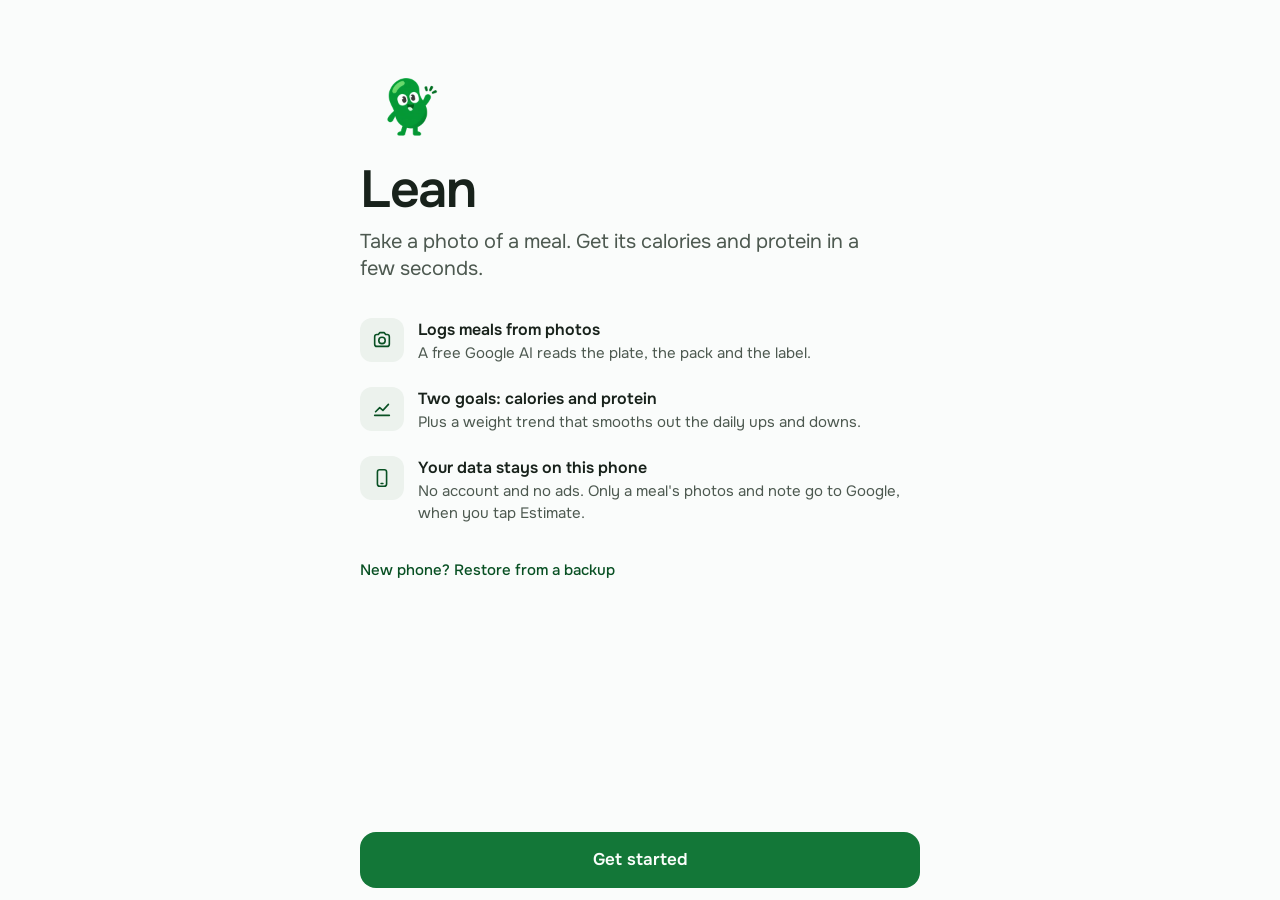
<file: index.html>
<!doctype html>
<html lang="en">
<head>
<meta charset="utf-8">
<meta name="viewport" content="width=device-width, initial-scale=1, viewport-fit=cover">
<meta name="color-scheme" content="light only">
<meta name="theme-color" content="#fafcfb">
<meta name="apple-mobile-web-app-capable" content="yes">
<meta name="apple-mobile-web-app-status-bar-style" content="default">
<meta name="apple-mobile-web-app-title" content="Lean">
<meta name="robots" content="noindex, nofollow">
<meta http-equiv="Content-Security-Policy" content="default-src 'self'; connect-src 'self' https://generativelanguage.googleapis.com; img-src 'self' blob:; base-uri 'none'; form-action 'none'; object-src 'none'">
<title>Lean</title>
<link rel="manifest" href="manifest.webmanifest">
<link rel="apple-touch-icon" href="icons/icon-180.png">
<link rel="preload" href="fonts/onest-latin.woff2" as="font" type="font/woff2" crossorigin>
<link rel="stylesheet" href="css/app.css">
<script type="module" src="js/app.js"></script>
</head>
<body>
<svg class="sprite" aria-hidden="true">
  <symbol id="i-camera" viewBox="0 0 24 24"><g fill="none" stroke="currentColor" stroke-width="1.75" stroke-linecap="round" stroke-linejoin="round"><path d="M4 8.5A2.5 2.5 0 0 1 6.5 6H8l1.5-2h5L16 6h1.5A2.5 2.5 0 0 1 20 8.5v8a2.5 2.5 0 0 1-2.5 2.5h-11A2.5 2.5 0 0 1 4 16.5z"/><circle cx="12" cy="12.5" r="3.5"/></g></symbol>
  <symbol id="i-plus" viewBox="0 0 24 24"><g fill="none" stroke="currentColor" stroke-width="1.75" stroke-linecap="round"><path d="M12 5v14M5 12h14"/></g></symbol>
  <symbol id="i-minus" viewBox="0 0 24 24"><g fill="none" stroke="currentColor" stroke-width="1.75" stroke-linecap="round"><path d="M5 12h14"/></g></symbol>
  <symbol id="i-dash" viewBox="0 0 24 24"><g fill="none" stroke="currentColor" stroke-width="3" stroke-linecap="round"><path d="M8 12h8"/></g></symbol>
  <symbol id="i-left" viewBox="0 0 24 24"><g fill="none" stroke="currentColor" stroke-width="1.75" stroke-linecap="round" stroke-linejoin="round"><path d="M15 6l-6 6 6 6"/></g></symbol>
  <symbol id="i-right" viewBox="0 0 24 24"><g fill="none" stroke="currentColor" stroke-width="1.75" stroke-linecap="round" stroke-linejoin="round"><path d="M9 6l6 6-6 6"/></g></symbol>
  <symbol id="i-sliders" viewBox="0 0 24 24"><g fill="none" stroke="currentColor" stroke-width="1.75" stroke-linecap="round"><path d="M4 7h10M18 7h2M4 17h4M12 17h8"/><circle cx="16" cy="7" r="2"/><circle cx="10" cy="17" r="2"/></g></symbol>
  <symbol id="i-chart" viewBox="0 0 24 24"><g fill="none" stroke="currentColor" stroke-width="1.75" stroke-linecap="round" stroke-linejoin="round"><path d="M4 19h16"/><path d="M5 15l4.5-4.5 3.5 3 6-6.5"/></g></symbol>
  <symbol id="i-text" viewBox="0 0 24 24"><g fill="none" stroke="currentColor" stroke-width="1.75" stroke-linecap="round"><path d="M4 7h16M4 12h11M4 17h7"/></g></symbol>
  <symbol id="i-pencil" viewBox="0 0 24 24"><g fill="none" stroke="currentColor" stroke-width="1.75" stroke-linecap="round" stroke-linejoin="round"><path d="M4 20h4L19 9l-4-4L4 16z"/><path d="M13.5 6.5l4 4"/></g></symbol>
  <symbol id="i-check" viewBox="0 0 24 24"><g fill="none" stroke="currentColor" stroke-width="1.75" stroke-linecap="round" stroke-linejoin="round"><path d="M5 12.5l4.5 4.5L19 7.5"/></g></symbol>
  <symbol id="i-check-bold" viewBox="0 0 24 24"><g fill="none" stroke="currentColor" stroke-width="2.5" stroke-linecap="round" stroke-linejoin="round"><path d="M5 12.5l4.5 4.5L19 7.5"/></g></symbol>
  <symbol id="i-refresh" viewBox="0 0 24 24"><g fill="none" stroke="currentColor" stroke-width="1.75" stroke-linecap="round" stroke-linejoin="round"><path d="M19 12a7 7 0 1 1-2.05-4.95"/><path d="M19 4v4h-4"/></g></symbol>
  <symbol id="i-flame" viewBox="0 0 24 24"><g fill="none" stroke="currentColor" stroke-width="1.75" stroke-linecap="round" stroke-linejoin="round"><path d="M12 3c.6 3.2 4.5 5.4 4.5 9.6a4.5 4.5 0 0 1-9 0c0-2 .9-3.4 2.1-4.6.2 1.6 1 2.6 2 3 .1-3-.6-5.4.4-8z"/></g></symbol>
  <symbol id="i-scale" viewBox="0 0 24 24"><g fill="none" stroke="currentColor" stroke-width="1.75" stroke-linecap="round" stroke-linejoin="round"><rect x="4" y="4" width="16" height="16" rx="3.5"/><path d="M8.5 10a3.5 3.5 0 0 1 7 0"/><path d="M12 10l1.3-2"/></g></symbol>
  <symbol id="i-meal" viewBox="0 0 24 24"><g fill="none" stroke="currentColor" stroke-width="1.75" stroke-linecap="round" stroke-linejoin="round"><path d="M7 3v18M4.5 3v5a2.5 2.5 0 0 0 5 0V3"/><path d="M17 21V3c-2 1.5-3 4-3 8h3"/></g></symbol>
  <symbol id="i-image" viewBox="0 0 24 24"><g fill="none" stroke="currentColor" stroke-width="1.75" stroke-linecap="round" stroke-linejoin="round"><rect x="4" y="5" width="16" height="14" rx="2.5"/><circle cx="9" cy="10" r="1.6"/><path d="M20 15l-4.5-4.5L7 19"/></g></symbol>
  <symbol id="i-x" viewBox="0 0 24 24"><g fill="none" stroke="currentColor" stroke-width="1.75" stroke-linecap="round"><path d="M7 7l10 10M17 7L7 17"/></g></symbol>
  <symbol id="i-leaf" viewBox="0 0 24 24"><g fill="none" stroke="currentColor" stroke-width="1.75" stroke-linecap="round" stroke-linejoin="round"><path d="M5 19c0-8 5.5-14 14.5-14.5C19 13.5 13 19 5 19z"/><path d="M5 19l8.5-8.5"/></g></symbol>
  <symbol id="i-phone" viewBox="0 0 24 24"><g fill="none" stroke="currentColor" stroke-width="1.75" stroke-linecap="round" stroke-linejoin="round"><rect x="7" y="3" width="10" height="18" rx="2.5"/><path d="M11 18h2"/></g></symbol>
  <symbol id="i-lock" viewBox="0 0 24 24"><g fill="none" stroke="currentColor" stroke-width="1.75" stroke-linecap="round" stroke-linejoin="round"><rect x="5" y="10.5" width="14" height="9.5" rx="2.5"/><path d="M8.5 10.5V8a3.5 3.5 0 0 1 7 0v2.5"/></g></symbol>
  <symbol id="i-external" viewBox="0 0 24 24"><g fill="none" stroke="currentColor" stroke-width="1.75" stroke-linecap="round" stroke-linejoin="round"><path d="M14 4h6v6"/><path d="M20 4l-9 9"/><path d="M18 14v4.5a1.5 1.5 0 0 1-1.5 1.5h-11A1.5 1.5 0 0 1 4 18.5v-11A1.5 1.5 0 0 1 5.5 6H10"/></g></symbol>
  <symbol id="i-trash" viewBox="0 0 24 24"><g fill="none" stroke="currentColor" stroke-width="1.75" stroke-linecap="round" stroke-linejoin="round"><path d="M4.5 7h15"/><path d="M9.5 7V5a1 1 0 0 1 1-1h3a1 1 0 0 1 1 1v2"/><path d="M6.5 7l.8 11.6A1.5 1.5 0 0 0 8.8 20h6.4a1.5 1.5 0 0 0 1.5-1.4L17.5 7"/><path d="M10 11v5.5M14 11v5.5"/></g></symbol>
  <symbol id="i-clock" viewBox="0 0 24 24"><g fill="none" stroke="currentColor" stroke-width="1.75" stroke-linecap="round" stroke-linejoin="round"><circle cx="12" cy="12" r="8.5"/><path d="M12 7.5V12l3 2"/></g></symbol>
  <symbol id="i-calendar" viewBox="0 0 24 24"><g fill="none" stroke="currentColor" stroke-width="1.75" stroke-linecap="round" stroke-linejoin="round"><rect x="4" y="5.5" width="16" height="14.5" rx="2.5"/><path d="M4 10h16M8.5 3.5v4M15.5 3.5v4"/></g></symbol>
  <symbol id="i-info" viewBox="0 0 24 24"><g fill="none" stroke="currentColor" stroke-width="1.75" stroke-linecap="round" stroke-linejoin="round"><circle cx="12" cy="12" r="8.5"/><path d="M12 11v5"/><circle cx="12" cy="8" r="1.1" fill="currentColor" stroke="none"/></g></symbol>
  <symbol id="i-alert" viewBox="0 0 24 24"><g fill="none" stroke="currentColor" stroke-width="1.75" stroke-linecap="round" stroke-linejoin="round"><circle cx="12" cy="12" r="8.5"/><path d="M12 7.5V13"/><circle cx="12" cy="16.2" r="1.1" fill="currentColor" stroke="none"/></g></symbol>
  <symbol id="i-offline" viewBox="0 0 24 24"><g fill="none" stroke="currentColor" stroke-width="1.75" stroke-linecap="round" stroke-linejoin="round"><path d="M2.1 9.6a14 14 0 0 1 19.8 0"/><path d="M5.3 12.8a9.5 9.5 0 0 1 13.4 0"/><path d="M8.5 16a5 5 0 0 1 7 0"/><circle cx="12" cy="19.5" r="1.1" fill="currentColor" stroke="none"/><path d="M4 4l16 16"/></g></symbol>
  <symbol id="i-backup" viewBox="0 0 24 24"><g fill="none" stroke="currentColor" stroke-width="1.75" stroke-linecap="round" stroke-linejoin="round"><path d="M12 4v10"/><path d="M8 10.5l4 4 4-4"/><path d="M4.5 15v3a2 2 0 0 0 2 2h11a2 2 0 0 0 2-2v-3"/></g></symbol>
  <symbol id="i-share" viewBox="0 0 24 24"><g fill="none" stroke="currentColor" stroke-width="1.75" stroke-linecap="round" stroke-linejoin="round"><path d="M12 3.5v11"/><path d="M8.5 7L12 3.5 15.5 7"/><path d="M8 10.5H6.5A1.5 1.5 0 0 0 5 12v7a1.5 1.5 0 0 0 1.5 1.5h11A1.5 1.5 0 0 0 19 19v-7a1.5 1.5 0 0 0-1.5-1.5H16"/></g></symbol>
  <symbol id="i-add-square" viewBox="0 0 24 24"><g fill="none" stroke="currentColor" stroke-width="1.75" stroke-linecap="round" stroke-linejoin="round"><rect x="4" y="4" width="16" height="16" rx="3.5"/><path d="M12 8.5v7M8.5 12h7"/></g></symbol>
</svg>
<main id="app" class="shell"></main>
<div id="toast" class="toast" role="status" aria-live="polite" hidden></div>
<noscript><p>Lean needs JavaScript.</p></noscript>
</body>
</html>
</file>
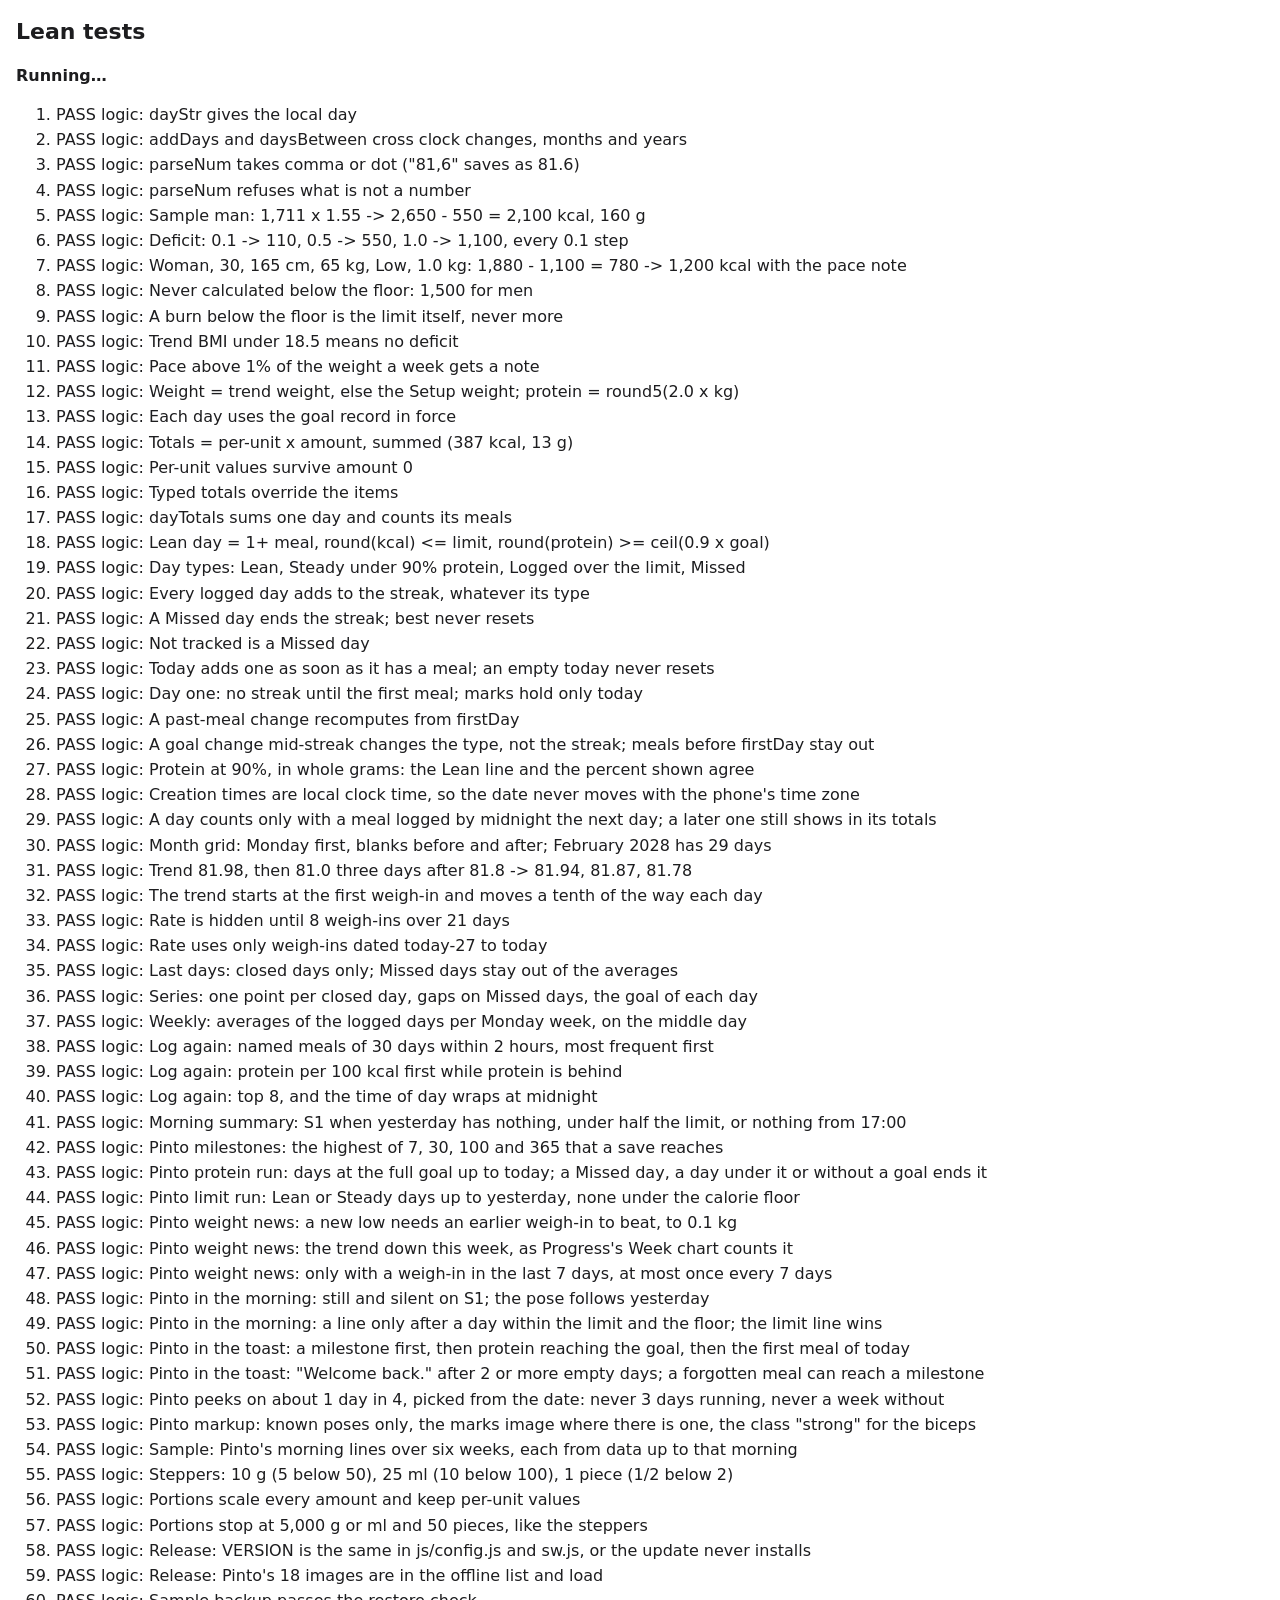
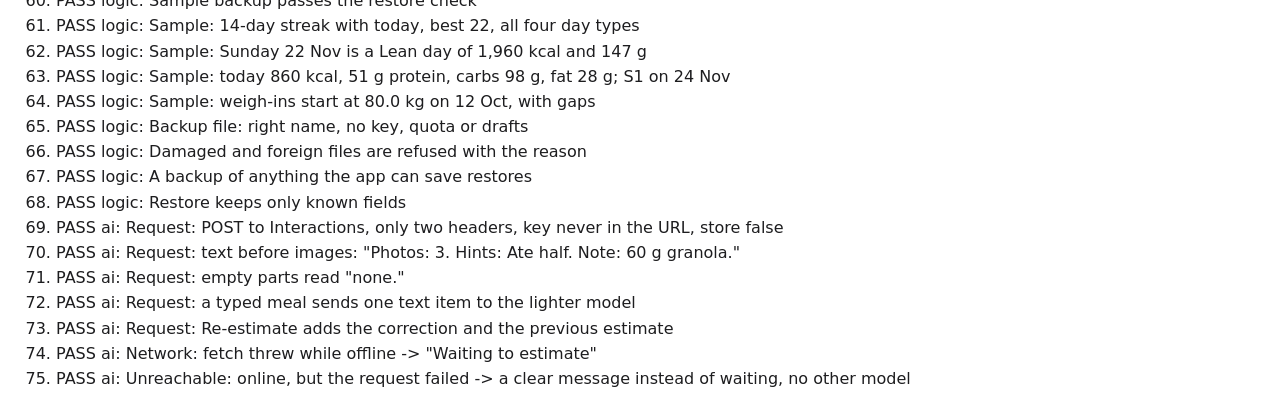
<file: tests/index.html>
<!doctype html>
<html lang="en">
<head>
<meta charset="utf-8">
<meta name="viewport" content="width=device-width, initial-scale=1">
<meta name="robots" content="noindex, nofollow">
<title>Lean tests</title>
<style>
  body { font: 16px/1.45 system-ui, sans-serif; margin: 16px; color: #1d1d1f; background: #fff; }
  h1 { font-size: 22px; margin: 0 0 8px; }
  #summary { font-weight: 600; }
  li { margin: 2px 0; }
  .fail { color: #b3261e; }
  .fail pre { margin: 2px 0 8px; white-space: pre-wrap; font-size: 14px; }
</style>
</head>
<body>
<h1>Lean tests</h1>
<p id="summary" role="status">Running…</p>
<ol id="results"></ol>
<script type="module">
  import logic from './logic.test.js';
  import ai from './ai.test.js';

  const list = document.getElementById('results');
  const results = [];
  for (const [group, tests] of [['logic', logic], ['ai', ai]]) {
    for (const [name, fn] of tests) {
      const li = document.createElement('li');
      try {
        await fn();
        li.textContent = `PASS ${group}: ${name}`;
        results.push({ name, ok: true });
      } catch (e) {
        li.className = 'fail';
        li.textContent = `FAIL ${group}: ${name}`;
        const pre = document.createElement('pre');
        pre.textContent = e.stack || e.message;
        li.append(pre);
        results.push({ name, ok: false, error: e.message });
      }
      list.append(li);
    }
  }
  const failed = results.filter(r => !r.ok).length;
  const text = failed ? `FAIL: ${failed} of ${results.length} tests failed` : `PASS: all ${results.length} tests passed`;
  document.getElementById('summary').textContent = text;
  document.title = text;
  window.testResults = results;   // read by headless runs
</script>
</body>
</html>
</file>
<file: css/app.css>
/* Lean, Herb look: Onest, lightly green-tinted neutrals, herb green for calories and actions, blue for protein. */

@font-face {
  font-family: "Onest";
  src: url("../fonts/onest-latin.woff2") format("woff2");
  font-weight: 400 600;   /* one variable file holds 400, 500 and 600 */
  font-style: normal;
  font-display: swap;
}

:root {
  --bg: oklch(0.99 0.003 150); --fill: oklch(0.955 0.008 150);
  --ink: oklch(0.24 0.02 155); --ink-2: oklch(0.45 0.02 155); --ink-3: oklch(0.52 0.015 155);
  --line: oklch(0.9 0.01 150); --line-strong: oklch(0.8 0.015 150); --track: oklch(0.92 0.012 150);
  --edge: oklch(0.62 0.015 150);   /* field borders, control edges and chart dots: 3:1 on the background */
  --accent: oklch(0.5 0.13 150); --accent-ink: oklch(0.38 0.1 150); --accent-soft: oklch(0.93 0.045 150); --on-accent: oklch(0.99 0.005 150);
  --prot: oklch(0.52 0.13 255); --prot-ink: oklch(0.43 0.13 258);
  --danger: oklch(0.5 0.17 27); --caution: oklch(0.48 0.11 65);
  --scrim: oklch(0.22 0.02 155 / 0.45); --photo-scrim: oklch(0.22 0.02 155 / 0.72);
  --ease: cubic-bezier(0.16, 1, 0.3, 1);
  color-scheme: light only;
}

/* The root size follows the iPhone's text size setting; everything else is in rem. */
html { font: -apple-system-body; background: var(--bg); -webkit-text-size-adjust: 100%; }
body {
  margin: 0; background: var(--bg); color: var(--ink);
  font-family: "Onest", system-ui, -apple-system, sans-serif; font-size: 1rem; line-height: 1.45;
  font-variant-numeric: tabular-nums; -webkit-font-smoothing: antialiased;
  -webkit-tap-highlight-color: transparent; overscroll-behavior: none;
}
*, *::before, *::after { box-sizing: border-box; }
p, h1, h2, h3, figure { margin: 0; }
button, input, textarea { font: inherit; color: inherit; }
input, textarea { font-size: max(16px, 1rem); }   /* under 16 px iOS zooms in */
h1:focus, .sheet h2:focus, .sheet .sheet-text:focus { outline: none; }   /* focused by script, for VoiceOver */
:focus-visible { outline: 2px solid var(--accent); outline-offset: 2px; }
:root { caret-color: var(--accent); }
::selection { background: var(--accent-soft); }
label:has(> input.sr:focus-visible) { outline: 2px solid var(--accent); outline-offset: 2px; }
/* iOS also draws the ring after script focus, so a tap could leave a green box around a button (a sheet's first
   button, the pencil after Done, a control focused again after a redraw). Rings on buttons, links and labels show
   only while a keyboard is in use (app.js adds .kbd on Tab, removes it on a touch); fields keep theirs while edited. */
:root:not(.kbd) :is(button, a, label, [tabindex]):focus-visible, :root:not(.kbd) label:has(> input.sr:focus-visible) { outline: none; }
[hidden] { display: none !important; }
.sr { position: absolute; width: 1px; height: 1px; overflow: hidden; clip-path: inset(50%); white-space: nowrap; }
.sprite { position: absolute; width: 0; height: 0; overflow: hidden; }

/* ---------- Fixed shell: top bar, one scroll area, dock; safe areas, never 100vh ---------- */
.shell {
  position: fixed; inset: 0; display: flex; flex-direction: column; margin: 0 auto; max-width: 600px;
  padding: env(safe-area-inset-top) env(safe-area-inset-right) 0 env(safe-area-inset-left); background: var(--bg);
}
.screen {
  flex: 1; min-height: 0; overflow-y: auto; padding: 4px 20px calc(16px + env(safe-area-inset-bottom));
  display: flex; flex-direction: column; scrollbar-width: none; -webkit-overflow-scrolling: touch;
}
.screen::-webkit-scrollbar { display: none; }
.screen > * { flex-shrink: 0; }
.dock {
  flex: none; display: flex; gap: 12px; padding: 12px 20px calc(12px + env(safe-area-inset-bottom));
  border-top: 1px solid var(--line); background: var(--bg);
}
.screen:has(+ .dock) { padding-bottom: 16px; }
.dock.plain { border-top-color: transparent; }
.dock .btn { min-width: 0; white-space: normal; text-align: center; }   /* larger text wraps instead of overflowing */
.dock.stack { flex-direction: column; gap: 10px; }
.ic { width: 22px; height: 22px; flex: none; }
.ic.sm { width: 18px; height: 18px; }
.ic.accent { color: var(--accent-ink); }

/* ---------- Base components ---------- */
.top { display: flex; align-items: center; justify-content: space-between; padding: 4px 0 10px; }
.top h1 { font-size: 1.875rem; font-weight: 600; letter-spacing: -0.02em; line-height: 1.1; }
.sub { font-size: 0.9375rem; color: var(--ink-2); }
.top .sub { margin-top: 4px; }
/* The date under the title opens the calendar; its 44 px tap area comes from ::after */
.date-btn { position: relative; display: inline-flex; align-items: center; gap: 6px; margin-top: 4px; padding: 0; border: 0; background: none; font-size: 0.9375rem; color: var(--ink-2); text-align: left; cursor: pointer; }
.date-btn .ic { color: var(--accent-ink); }
.date-btn::after { content: ''; position: absolute; inset: -12px 0; }   /* taller only: the arrows sit right beside it */
.date-btn:active { opacity: 0.6; }
.tools { display: flex; }
.icon-btn { width: 44px; height: 44px; border: 0; border-radius: 12px; background: transparent; display: grid; place-items: center; cursor: pointer; color: var(--ink); padding: 0; transition: background-color 150ms var(--ease); }
.icon-btn:active { background: var(--fill); }
.icon-btn[aria-disabled="true"] { color: var(--line-strong); cursor: default; }
.section { margin-top: 18px; }
.section h2 { font-size: 1.0625rem; font-weight: 600; margin: 0 0 10px; display: flex; align-items: baseline; gap: 8px; }
.chips { display: flex; gap: 8px; }
.chips.scroll { overflow-x: auto; margin: 0 -20px; padding: 0 20px 2px; scrollbar-width: none; }
.chips.scroll::-webkit-scrollbar { display: none; }
.chips.wrap { flex-wrap: wrap; }
.chip { flex: none; min-height: 44px; padding: 0 14px; border-radius: 22px; border: 1px solid var(--edge); background: var(--bg); display: inline-flex; align-items: center; gap: 6px; font-size: 0.9375rem; cursor: pointer; color: var(--ink); white-space: nowrap; transition: background-color 150ms var(--ease), border-color 150ms var(--ease), color 150ms var(--ease); }
.chip .ic { width: 18px; height: 18px; color: var(--accent-ink); }
.chip .k { color: var(--ink-3); }
.chip .kp { color: var(--prot-ink); }
.chip .ck { display: none; }
.chip[aria-pressed="true"] { background: var(--accent-soft); border-color: var(--accent); color: var(--accent-ink); font-weight: 500; }
.chip[aria-pressed="true"] .ck { display: block; }
.rows { list-style: none; margin: 0; padding: 0; container-type: inline-size; }
.row { display: flex; align-items: center; gap: 12px; padding: 8px 0; border-top: 1px solid var(--line); }
button.row { width: 100%; border-left: 0; border-right: 0; border-bottom: 0; background: none; text-align: left; cursor: pointer; color: var(--ink); min-height: 64px; }
.row .name, .row .meta, .row .kcal { display: block; }
.thumb { width: 48px; height: 48px; border-radius: 12px; flex: none; object-fit: cover; background: var(--fill); }
.thumb.blank { display: grid; place-items: center; color: var(--ink-3); }
.row-main { flex: 1; min-width: 0; overflow-wrap: anywhere; }
.name { font-size: 1rem; font-weight: 500; text-wrap: pretty; line-height: 1.3; }
.meta { font-size: 0.875rem; color: var(--ink-3); margin-top: 2px; }
.kcal { font-size: 1rem; font-weight: 500; white-space: nowrap; text-align: right; }
.kcal small { display: block; font-size: 0.875rem; color: var(--prot-ink); font-weight: 500; }
/* At the accessibility text sizes "kcal" goes under its number in meal and item rows, the grams staying whole, so
   names keep their width and break mid-word only as a last resort. */
@container (max-width: 14em) { .row .kcal, .item .ik { white-space: normal; width: min-content; } .row .kcal small { white-space: nowrap; } }
.btn { min-height: 56px; border: 0; border-radius: 16px; display: inline-flex; align-items: center; justify-content: center; gap: 8px; padding: 0 20px; font-size: 1.0625rem; font-weight: 600; cursor: pointer; white-space: nowrap; text-decoration: none; transition: transform 150ms var(--ease), background-color 150ms var(--ease); }
.btn:active { transform: scale(0.98); }
.btn.primary { background: var(--accent); color: var(--on-accent); }
.btn.secondary { background: var(--fill); color: var(--ink); }
.btn.danger { background: var(--danger); color: var(--on-accent); }   /* only in the sheet that asks before a delete */
.btn.sm { min-height: 44px; border-radius: 12px; font-size: 1rem; padding: 0 16px; }
.btn.block { width: 100%; }
.btn.sq { width: 56px; flex: none; padding: 0; }
.btn.sq .ic { width: 24px; height: 24px; }
.btn:disabled { opacity: 0.6; }
.grow { flex: 1; }
.link { border: 0; background: none; padding: 0; color: var(--accent-ink); font-size: 0.9375rem; font-weight: 500; cursor: pointer; min-height: 44px; display: inline-flex; align-items: center; gap: 6px; text-align: left; text-decoration: none; align-self: flex-start; }
.link.inline { display: inline-flex; min-height: 44px; align-items: center; font-size: inherit; vertical-align: middle; }
.danger-link { color: var(--danger); margin-top: 8px; }
.links { display: flex; flex-direction: column; margin-top: 8px; }
.fine { font-size: 0.875rem; color: var(--ink-3); text-wrap: pretty; }
.gap { margin-top: 14px; }
.gap-s { margin-top: 12px; }
.push { margin-top: auto; padding-top: 16px; }
.intro { color: var(--ink-2); text-wrap: pretty; }
.p { color: var(--prot-ink); }
.field-err { font-size: 0.9375rem; color: var(--danger); margin-top: 8px; }
.field-err:empty { display: none; }

/* Today's streak badge; its 44 px tap area comes from ::after */
.streak-badge { position: relative; align-self: flex-start; display: inline-flex; align-items: center; gap: 5px; height: 32px; padding: 0 12px; margin-bottom: 12px; border: 0; border-radius: 16px; background: var(--accent-soft); color: var(--accent-ink); font-size: 0.9375rem; font-weight: 500; cursor: pointer; }
.streak-badge b { font-weight: 600; }
.streak-badge .ic { width: 16px; height: 16px; }
.streak-badge::after { content: ''; position: absolute; inset: -6px 0; }
.streak-badge:active { opacity: 0.7; }

/* Day marks, the same on every screen: Lean dark green with a check, Steady light green, Logged light grey,
   Missed an empty circle with a dash, today a dashed circle. The calendar puts the date inside. */
.mk { width: 30px; height: 30px; border-radius: 50%; flex: none; display: grid; place-items: center; border: 1.5px solid var(--line); color: var(--ink-3); }
.mk .ic { width: 18px; height: 18px; }
.mk.lean { background: var(--accent); border-color: var(--accent); color: var(--on-accent); }
.mk.steady { background: var(--accent-soft); border-color: var(--accent-ink); color: var(--accent-ink); }   /* the dark edge sets it apart from Logged without colour */
.mk.logged { background: var(--track); border-color: var(--edge); color: var(--ink); }
.mk.miss { border-color: var(--ink-3); color: var(--ink-2); }
.mk.today { border-style: dashed; border-color: var(--ink-2); color: var(--ink); }
.mk.plain { border: 0; background: var(--fill); color: var(--accent-ink); }

/* The last 7 days, with the streak: morning summary and Progress */
.week { display: flex; flex-wrap: wrap; gap: 10px 3px; align-items: flex-end; }   /* with larger text the streak moves below */
.d { width: 33px; display: flex; flex-direction: column; align-items: center; gap: 4px; }
.dl { font-size: 0.875rem; color: var(--ink-3); line-height: 1; }
.d .mk { width: 32px; height: 32px; }
.streak { margin-left: auto; display: flex; align-items: center; gap: 3px; color: var(--accent-ink); }
.streak .ic { width: 18px; height: 18px; }
.streak b { display: block; font-size: 1.375rem; font-weight: 600; line-height: 1; }
.streak small { display: block; font-size: 0.875rem; color: var(--ink-3); line-height: 1.2; white-space: nowrap; }
.streak.none { color: var(--ink-3); }
.streak.none small { white-space: normal; max-width: 92px; }

/* Calories and protein side by side; the columns share rows, so the bars stay level when a number or its unit wraps,
   and the shorter column's lines stay at its top */
.goals { display: grid; grid-template-columns: minmax(0, 1fr) minmax(0, 1fr); gap: 0 20px; grid-template-rows: repeat(4, auto); }
.goal { display: grid; grid-template-columns: minmax(0, 1fr); grid-row: span 4; grid-template-rows: subgrid; }
.gl { font-size: 0.9375rem; color: var(--ink-2); font-weight: 500; }
.gn { font-size: min(2.75rem, 56px); font-weight: 600; letter-spacing: -0.03em; line-height: 1.05; margin-top: 2px; display: flex; flex-wrap: wrap; align-items: baseline; align-content: flex-start; column-gap: 4px; }
.gn small { font-size: 1rem; font-weight: 500; letter-spacing: 0; color: var(--ink-2); white-space: nowrap; }
.gn .of { flex-basis: 100%; margin: 2px 0 0; white-space: normal; }
.gbar { height: 8px; border-radius: 4px; background: var(--track); overflow: hidden; margin: 10px 0 6px; }
.gbar span { display: block; width: 0; height: 100%; border-radius: 4px; background: var(--accent); }
.prot .gbar span { background: var(--prot); }
.gs { font-size: 0.9375rem; color: var(--ink-2); }
.gs b { color: var(--accent-ink); font-weight: 600; }
.prot .gs b { color: var(--prot-ink); }
.subline { display: flex; flex-wrap: wrap; justify-content: space-between; align-items: center; gap: 0 8px; margin-top: 4px; font-size: 0.9375rem; color: var(--ink-2); }
.subline .link { margin-left: auto; white-space: nowrap; }
.subline .link .ic { margin-left: -4px; }
.macros { font-size: 0.9375rem; color: var(--ink-2); margin-top: 4px; }

/* Top bars with Back, a title and the main action (kept above the keyboard) */
.nav { display: grid; grid-template-columns: 1fr auto 1fr; align-items: center; gap: 8px; min-height: 52px; flex: none; }
.nav.bar { padding: 0 12px; }
.nav .title { font-size: 1.0625rem; font-weight: 600; }
.nav > .btn { justify-self: end; }
.text-btn { justify-self: start; min-height: 44px; padding: 0 8px; border: 0; background: none; color: var(--accent-ink); font-size: 1.0625rem; display: inline-flex; align-items: center; gap: 2px; cursor: pointer; white-space: nowrap; }
.h-page { font-size: 1.75rem; font-weight: 600; letter-spacing: -0.02em; line-height: 1.15; margin: 6px 0; text-wrap: balance; }
.top-gap { margin-top: 24px; }

/* Check and save */
.dish { font-size: 1.5rem; font-weight: 600; letter-spacing: -0.02em; line-height: 1.15; margin: 6px 0; text-wrap: balance; }
.srcline { display: flex; align-items: center; gap: 4px; }
.mini { width: 22px; height: 22px; border-radius: 6px; flex: none; object-fit: cover; background: var(--fill); }
.srcline .sub { font-size: 0.875rem; }
.mini + .sub { margin-left: 6px; }
.totals { display: flex; align-items: flex-end; flex-wrap: wrap; gap: 6px 10px; margin-top: 12px; }
.tl { display: flex; align-items: flex-end; gap: 4px; }
.tl .num { font-size: min(2.5rem, 52px); font-weight: 600; letter-spacing: -0.035em; line-height: 1; border-radius: 8px; padding: 0 2px; }
.tl.prot .num { font-size: min(2.25rem, 46px); color: var(--prot-ink); }
.num-edit { width: 4.2ch; border: 0; background: var(--accent-soft); outline: 2px solid var(--accent); outline-offset: 1px; color: var(--ink); }
.tl .unit { font-size: 1rem; color: var(--ink-2); padding-bottom: 5px; white-space: nowrap; }
.tl .icon-btn { align-self: center; margin-left: -6px; color: var(--accent-ink); }
.set-by-you { font-size: 0.875rem; color: var(--accent-ink); margin-top: 4px; }
.portion-row { display: flex; align-items: center; gap: 12px; margin-top: 12px; }
.seg-label { font-size: 1.0625rem; font-weight: 600; flex: none; }
.seg { display: grid; grid-auto-flow: column; grid-auto-columns: 1fr; gap: 4px; padding: 4px; border-radius: 14px; background: var(--track); }
.portion-row .seg { flex: 1; }
.seg button { position: relative; min-height: 40px; border: 0; border-radius: 10px; background: transparent; color: var(--ink-2); font-size: 1rem; font-weight: 500; cursor: pointer; padding: 0 4px; white-space: nowrap; transition: background-color 150ms var(--ease), color 150ms var(--ease); }
.seg button::after { content: ""; position: absolute; inset: -4px -2px; }
.seg button[aria-checked="true"] { background: var(--bg); color: var(--accent-ink); font-weight: 600; }
.items { margin-top: 10px; }
.item { padding: 9px 0; border-top: 1px solid var(--line); }
.item-top, .item-bottom { display: flex; align-items: center; gap: 10px; }
.item-name { flex: 0 1 auto; min-width: 44px; border: 0; background: none; padding: 0; min-height: 44px; text-align: left; cursor: pointer; color: var(--ink); text-decoration: underline dotted var(--line-strong); text-underline-offset: 4px; overflow-wrap: anywhere; }
.spacer { flex: 1; }
.item-bottom { justify-content: space-between; margin-top: 2px; }
.ik { font-weight: 500; white-space: nowrap; }
.ip { flex: none; font-weight: 500; color: var(--prot-ink); white-space: nowrap; min-width: 38px; text-align: right; }
.src { font-size: 0.875rem; color: var(--ink-3); }
.src.label { color: var(--accent-ink); }
.stepper { display: inline-flex; align-items: center; height: 44px; border: 1px solid var(--edge); border-radius: 12px; flex: none; }
.stepper button { position: relative; width: 44px; height: 44px; margin: -1px 0; border: 0; background: none; display: grid; place-items: center; cursor: pointer; color: var(--ink); padding: 0; }
.stepper .ic { width: 18px; height: 18px; }
.stepper .amt { min-width: 72px; text-align: center; font-size: 0.9375rem; white-space: nowrap; }
.assume { font-size: 0.9375rem; color: var(--ink-2); margin-top: 8px; text-wrap: pretty; }
.note-row { display: flex; gap: 8px; }
.input { min-width: 0; flex: 1; height: 48px; border-radius: 12px; border: 1px solid var(--edge); background: var(--bg); padding: 0 14px; color: var(--ink); }
.input.full { flex: none; width: 100%; }
.input::placeholder, .ta::placeholder { color: var(--ink-3); }
.note-row .btn { min-height: 48px; border-radius: 12px; font-size: 1rem; padding: 0 14px; flex: none; }
.actions { list-style: none; margin: 16px 0 0; padding: 0; border-bottom: 1px solid var(--line); }
.act { width: 100%; display: flex; align-items: center; gap: 12px; min-height: 50px; padding: 0; border: 0; border-top: 1px solid var(--line); background: none; font-size: 1rem; color: var(--ink); cursor: pointer; text-align: left; }
.act .ic { color: var(--accent-ink); }
.act.danger, .act.danger .ic { color: var(--danger); }
.quote { font-size: 1.0625rem; color: var(--ink-2); margin-top: 8px; text-wrap: pretty; }

/* Estimating */
.est-photos { display: flex; gap: 10px; margin-top: 4px; }
.est-photos img { width: 72px; height: 72px; border-radius: 12px; object-fit: cover; background: var(--fill); }
.est-line { display: flex; align-items: center; gap: 10px; margin-top: 16px; font-weight: 500; }
.est-line small { display: block; font-size: 0.875rem; font-weight: 400; color: var(--ink-3); }
.spin { width: 22px; height: 22px; flex: none; animation: spin 900ms linear infinite; }
.spin-track { fill: none; stroke: var(--track); stroke-width: 2.5; }
.spin-arc { fill: none; stroke: var(--accent); stroke-width: 2.5; stroke-linecap: round; }
@keyframes spin { to { transform: rotate(360deg); } }
.skel { display: block; border-radius: 6px; background: var(--track); }
.sk-tot { display: flex; gap: 16px; margin-top: 20px; }
.sk-k { width: 120px; height: 44px; }
.sk-p { width: 110px; height: 34px; align-self: flex-end; }
.sk-m { width: 150px; height: 14px; margin-top: 12px; }
.sk-rows { margin-top: 18px; }
.sk-row { padding: 12px 0; border-top: 1px solid var(--line); }
.sk-top, .sk-bottom { display: flex; align-items: center; gap: 10px; }
.sk-top .skel:first-child { margin-right: auto; }
.sk-bottom { justify-content: space-between; margin-top: 12px; }
.sk-step { width: 150px; height: 44px; border-radius: 12px; }
.w46 { width: 46%; } .w52 { width: 52px; } .w30 { width: 30px; } .w38 { width: 38%; }
.h16 { height: 16px; } .h12 { height: 12px; }

/* Messages: neutral colours, no alarm red */
.alert { display: flex; gap: 12px; align-items: flex-start; padding: 14px 16px; border-radius: 16px; background: var(--fill); margin-top: 16px; }
.alert > .ic { color: var(--ink-2); margin-top: 1px; }
.alert-t { font-weight: 600; text-wrap: pretty; }
.alert-s { color: var(--ink-2); margin-top: 4px; text-wrap: pretty; }
.choice { display: flex; flex-direction: column; gap: 10px; margin-top: 16px; }
.retake { align-self: flex-start; margin-top: 12px; }
.notice { display: flex; gap: 12px; align-items: center; padding: 6px 6px 6px 14px; border-radius: 16px; background: var(--fill); margin: 0 0 12px; min-height: 48px; }
.notice > .ic { color: var(--ink-2); }
.notice .n-s { flex: 1; font-size: 0.9375rem; color: var(--ink-2); text-wrap: pretty; }
.notice .link { padding: 0 8px; align-self: center; }

/* Progress */
.pg-sec { margin-top: 16px; }
.pg-sec:first-of-type { margin-top: 4px; }
.pg-h { font-size: 1.0625rem; font-weight: 600; }
.pg-hrow { display: flex; justify-content: space-between; align-items: center; gap: 8px; margin-bottom: -6px; }
.pg-bigline { display: flex; align-items: baseline; gap: 6px; margin-top: 2px; }
.pg-big { font-size: min(2.75rem, 56px); font-weight: 600; letter-spacing: -0.03em; line-height: 1.05; }
.pg-unit { font-size: 1rem; color: var(--ink-2); }
.pg-rate { margin-left: auto; font-size: 1rem; font-weight: 600; color: var(--accent-ink); }
.pg-chart { margin-top: 6px; }
.pg-chart svg { display: block; width: 100%; height: auto; }
.ch-grid { stroke: var(--line); stroke-width: 1; }
.ch-text { font-size: min(0.8125rem, 18px); fill: var(--ink-3); font-family: inherit; }   /* follows the text size, capped to fit the label column */
.ch-dot { fill: var(--edge); }
.ch-line { fill: none; stroke: var(--accent); stroke-width: 2.5; stroke-linejoin: round; stroke-linecap: round; }
.ch-end { fill: var(--accent); }
.pg-foot { display: flex; flex-wrap: wrap; justify-content: space-between; align-items: center; gap: 4px 8px; font-size: 0.875rem; color: var(--ink-2); margin-top: 4px; }
.clegend { list-style: none; margin: 0; padding: 0; display: flex; gap: 14px; }
.clegend li { display: flex; align-items: center; gap: 6px; white-space: nowrap; }
.cdot { width: 8px; height: 8px; border-radius: 50%; background: var(--edge); }
.cline { width: 16px; height: 3px; border-radius: 2px; background: var(--accent); }
.pg-note { font-size: 0.875rem; color: var(--ink-3); margin-top: 6px; text-wrap: pretty; }
.pg-sec .week { margin-top: 10px; }
.pg-range { margin-top: 20px; }
.pg-hrow.tight { margin-bottom: 0; }
.pg-avg { font-size: 0.9375rem; color: var(--ink-2); white-space: nowrap; }
.pg-avg b { font-weight: 600; color: var(--accent-ink); }
.pg-avg.p b { color: var(--prot-ink); }
.ch-goal { fill: none; stroke: var(--ink-3); stroke-width: 1.5; stroke-dasharray: 4 3; }
.ch-l { fill: none; stroke-width: 2; stroke-linejoin: round; stroke-linecap: round; }
.ch-l.kc { stroke: var(--accent); }
.ch-l.pr { stroke: var(--prot); }
.ch-p.kc { fill: var(--accent); }
.ch-p.pr { fill: var(--prot); }
.legend { list-style: none; margin: 10px 0 0; padding: 0; display: flex; flex-wrap: wrap; gap: 6px 14px; font-size: 0.875rem; color: var(--ink-2); }
.legend li { display: flex; align-items: center; gap: 6px; }
.legend .mk { width: 18px; height: 18px; }
.legend .mk .ic { width: 12px; height: 12px; }

/* Setup */
.hero { padding-top: 40px; }
.mark { width: 64px; height: 64px; border-radius: 16px; background: var(--accent); color: var(--on-accent); display: grid; place-items: center; }
.mark .ic { width: 36px; height: 36px; }
.wordmark { font-size: 3.25rem; font-weight: 600; letter-spacing: -0.035em; line-height: 1; margin-top: 24px; }
.promise { font-size: 1.25rem; line-height: 1.35; color: var(--ink-2); margin-top: 12px; text-wrap: pretty; }
.points { list-style: none; margin: 36px 0 0; padding: 0; display: flex; flex-direction: column; gap: 22px; }
.points li { display: flex; gap: 14px; align-items: flex-start; }
.points b { display: block; font-weight: 600; }
.points .pt { display: block; font-size: 0.9375rem; color: var(--ink-2); margin-top: 2px; text-wrap: pretty; }
.badge { width: 44px; height: 44px; border-radius: 12px; background: var(--fill); color: var(--accent-ink); display: grid; place-items: center; flex: none; }
.restore-link { margin-top: 24px; }
.steps { list-style: none; margin: 18px 0 0; padding: 0; border-bottom: 1px solid var(--line); }
.steps > li { display: flex; gap: 12px; padding: 12px 0; border-top: 1px solid var(--line); }
.sn { width: 28px; height: 28px; border-radius: 50%; background: var(--fill); display: grid; place-items: center; font-size: 0.9375rem; font-weight: 600; flex: none; }
.sb { flex: 1; min-width: 0; padding-top: 2px; }
.sb > * + * { margin-top: 10px; }
.sb label { display: block; }
.sb.inline { display: flex; align-items: center; flex-wrap: wrap; gap: 6px; }
.key-row { display: flex; gap: 8px; }
.test-row { display: flex; align-items: center; gap: 12px; }
.ok { display: flex; gap: 6px; align-items: flex-start; color: var(--accent-ink); font-weight: 500; font-size: 0.9375rem; line-height: 1.3; }
.ok.bad { color: var(--ink-2); }
.ok .ic { width: 20px; height: 20px; }
.privacy { display: flex; gap: 10px; align-items: flex-start; font-size: 0.875rem; color: var(--ink-3); margin-top: 14px; text-wrap: pretty; }
.privacy .ic { width: 18px; height: 18px; margin-top: 1px; }
.form { margin-top: 12px; border-bottom: 1px solid var(--line); }
.frow { display: flex; flex-wrap: wrap; align-items: center; justify-content: space-between; gap: 12px; min-height: 56px; padding: 4px 0; border-top: 1px solid var(--line); }
.frow .seg { width: auto; min-width: 228px; flex: none; }
.pace { border-top: 1px solid var(--line); padding: 10px 0 8px; }
.pace-top { display: flex; justify-content: space-between; align-items: baseline; gap: 12px; }
.pace-v { font-weight: 600; }
.pace input[type=range] { display: block; width: 100%; height: 44px; margin: 0; accent-color: var(--accent); }
.pace-scale { display: flex; justify-content: space-between; font-size: 0.875rem; color: var(--ink-3); }
.notes { list-style: none; margin: 8px 0 0; padding: 0; font-size: 0.875rem; color: var(--caution); }
.notes li + li { margin-top: 4px; }
.trip { display: grid; grid-template-columns: repeat(auto-fit, minmax(6rem, 1fr)); gap: 10px; padding: 10px 0 12px; border-top: 1px solid var(--line); }
.fl { display: block; font-size: 0.875rem; color: var(--ink-2); margin-bottom: 6px; }
.num-in { display: flex; align-items: center; gap: 6px; height: 48px; border: 1px solid var(--edge); border-radius: 12px; padding: 0 12px; background: var(--bg); }
.num-in input { flex: 1; min-width: 0; width: 100%; border: 0; background: none; padding: 0; text-align: right; outline: none; }
.num-in .u { font-size: 0.9375rem; color: var(--ink-3); }
.num-in:focus-within, .bigin:focus-within { outline: 2px solid var(--accent); outline-offset: 1px; }
.duo { display: grid; grid-template-columns: 1fr 1fr; gap: 12px; margin-top: 16px; }
.duo .prot input { color: var(--prot-ink); }
.quad { display: grid; grid-template-columns: 1fr 1fr; gap: 10px 12px; margin-top: 6px; }
.result { display: grid; grid-template-columns: 1fr 1fr; gap: 16px; padding: 14px 16px; border-radius: 16px; background: var(--fill); margin-top: 16px; }
/* Sized so "2,070 kcal" fits its half of the card at the usual text sizes; at the largest ones the unit wraps
   under the number (a flex line of its own, so it stays close) and stops growing, so it never outgrows the number. */
.rn { font-size: min(2.25rem, 37px); font-weight: 600; letter-spacing: -0.03em; line-height: 1.05; margin-top: 2px; display: flex; flex-wrap: wrap; align-items: baseline; column-gap: 4px; }
.rn small { font-size: min(1rem, 28px); font-weight: 500; letter-spacing: 0; color: var(--ink-2); }
.result .prot .rn { color: var(--prot-ink); }
.rw { font-size: 0.875rem; color: var(--ink-2); margin-top: 4px; text-wrap: pretty; }
.rw:empty { display: none; }
.after { display: flex; align-items: center; justify-content: space-between; gap: 12px; margin-top: 2px; }

/* Add and describe */
.photos { display: grid; grid-template-columns: repeat(4, minmax(0, 1fr)); gap: 10px; margin-top: 16px; }
.ph { position: relative; }
.ph .thumb { width: 100%; height: auto; aspect-ratio: 1; }
.ph figcaption { font-size: 0.875rem; color: var(--ink-2); margin-top: 6px; line-height: 1.3; }
.remove { position: absolute; top: -10px; right: -10px; width: 44px; height: 44px; border: 0; background: none; padding: 0; display: grid; place-items: center; cursor: pointer; }
.remove span { width: 24px; height: 24px; border-radius: 12px; background: var(--photo-scrim); color: oklch(0.99 0 0); display: grid; place-items: center; }
.remove .ic { width: 16px; height: 16px; }
.add-tile { width: 100%; aspect-ratio: 1; border-radius: 12px; border: 1.5px dashed var(--edge); background: transparent; color: var(--accent-ink); display: grid; place-items: center; cursor: pointer; padding: 0; }
.lib { margin-top: 4px; font-size: 1rem; }
.field-label { display: block; font-size: 1.0625rem; font-weight: 600; margin: 18px 0 10px; }
.field-label.first { margin-top: 10px; }
.chips + .input, .input + .chips { margin-top: 12px; }
.ta { display: block; width: 100%; min-height: 128px; border-radius: 12px; border: 1px solid var(--edge); background: var(--bg); padding: 12px 14px; line-height: 1.45; resize: none; color: var(--ink); }
.hint-line { display: flex; gap: 10px; align-items: flex-start; font-size: 0.9375rem; color: var(--ink-2); margin-top: 12px; text-wrap: pretty; }
.hint-line .ic { width: 20px; height: 20px; color: var(--ink-3); margin-top: 1px; }
.kv { display: flex; align-items: center; justify-content: space-between; gap: 12px; min-height: 56px; border-top: 1px solid var(--line); border-bottom: 1px solid var(--line); margin-top: 18px; }
.fl2 { display: block; font-size: 0.9375rem; font-weight: 500; color: var(--ink-2); margin-bottom: 6px; }
.fl2 span { font-weight: 400; color: var(--ink-3); }
.big2, .small2 { display: grid; grid-template-columns: 1fr 1fr; gap: 12px; margin-top: 16px; }
.bigin { display: flex; align-items: center; gap: 6px; height: 76px; border: 1px solid var(--edge); border-radius: 12px; padding: 0 14px; background: var(--bg); }
.bigin input { flex: 1; min-width: 0; width: 100%; border: 0; background: none; padding: 0; font-size: min(2.75rem, 56px); font-weight: 600; letter-spacing: -0.03em; line-height: 1; outline: none; }
.bigin .u { font-size: 1rem; color: var(--ink-2); align-self: flex-end; padding-bottom: 17px; }
.prot .bigin input { color: var(--prot-ink); }
.date-in { min-height: 44px; border: 1px solid var(--edge); border-radius: 12px; background: var(--bg); padding: 0 12px; color: var(--ink); }

/* Today, a past day, the morning summary */
.empty { display: flex; flex-direction: column; align-items: center; text-align: center; padding: 32px 12px 0; }
.empty .badge { width: 56px; height: 56px; border-radius: 16px; }
.empty .badge .ic { width: 28px; height: 28px; }
.empty h2 { font-size: 1.125rem; font-weight: 600; margin-top: 14px; }
.empty p { color: var(--ink-2); margin-top: 6px; text-wrap: pretty; }
.tip { display: flex; gap: 12px; align-items: flex-start; padding: 14px 16px; border-radius: 16px; background: var(--fill); margin-top: 28px; font-size: 0.9375rem; color: var(--ink-2); text-wrap: pretty; }
.tip .ic { color: var(--accent-ink); width: 20px; height: 20px; margin-top: 1px; }
.tip b { color: var(--ink); font-weight: 600; }
.verdict { display: flex; align-items: center; gap: 12px; margin: 4px 0 16px; }
.vm { width: 34px; height: 34px; border-radius: 50%; background: var(--fill); color: var(--ink-2); display: grid; place-items: center; flex: none; }
.vm .ic { width: 20px; height: 20px; }
.verdict .mk { width: 34px; height: 34px; }
.verdict .mk .ic { width: 20px; height: 20px; }
.v-t { font-size: 1.0625rem; font-weight: 600; line-height: 1.3; }
.v-s { font-size: 0.9375rem; color: var(--ink-2); }
.wait { width: 44px; display: grid; place-items: center; color: var(--ink-3); flex: none; }
.kvrow { display: flex; align-items: baseline; justify-content: space-between; gap: 12px; padding: 10px 0; border-top: 1px solid var(--line); }
.kvrow .v { font-weight: 600; text-align: right; }
.kvrow .v small { font-size: 0.875rem; font-weight: 400; color: var(--ink-2); margin-left: 6px; }
.rows-end { border-bottom: 1px solid var(--line); }

/* Settings */
.group { margin-top: 28px; border-bottom: 1px solid var(--line); }
.group:first-of-type { margin-top: 8px; }
.group h2 { font-size: 1.0625rem; font-weight: 600; color: var(--ink); margin: 0 0 8px; display: flex; align-items: baseline; flex-wrap: wrap; gap: 0 8px; }
.group h2 span { font-size: 0.875rem; font-weight: 400; color: var(--ink-3); }
.set { width: 100%; display: flex; align-items: center; justify-content: space-between; gap: 12px; min-height: 50px; padding: 3px 0; border: 0; border-top: 1px solid var(--line); background: none; text-align: left; font-size: 1rem; color: var(--ink); }
button.set, label.set { cursor: pointer; }
.set .val { display: inline-flex; align-items: center; gap: 2px; color: var(--ink-2); white-space: nowrap; }
.set .val.p { color: var(--prot-ink); }
.set .chev { width: 18px; height: 18px; color: var(--ink-3); }
.set .ok { align-items: center; font-size: 1rem; }
.set-note { font-size: 0.9375rem; color: var(--accent-ink); padding: 0 0 10px; }
.set-note.bad { color: var(--ink-2); }
.fine.any { overflow-wrap: anywhere; }
.action { color: var(--accent-ink); font-weight: 500; }
.btns { display: flex; gap: 8px; }

/* Sheets: <dialog> from the bottom, 250 ms, none with Reduce Motion */
dialog.sheet {
  margin: auto 0 0; width: 100%; max-width: 600px; max-height: calc(100% - env(safe-area-inset-top) - 24px);
  border: 0; padding: 0; border-radius: 16px 16px 0 0; background: var(--bg); color: var(--ink);
  margin-inline: auto; overflow-y: auto;
}
dialog.sheet[open] { animation: up 250ms var(--ease); }
dialog.sheet::backdrop { background: var(--scrim); }
@keyframes up { from { transform: translateY(100%); } }
.sheet-body { padding: 8px 20px calc(20px + env(safe-area-inset-bottom)); display: flex; flex-direction: column; }
.sheet-body::before { content: ""; align-self: center; width: 36px; height: 5px; border-radius: 3px; background: var(--line-strong); margin-bottom: 6px; }
.sheet-head { display: flex; align-items: center; justify-content: space-between; gap: 8px; min-height: 44px; margin-right: -10px; }
.sheet-head h2 { font-size: 1.25rem; font-weight: 600; letter-spacing: -0.01em; }
.sheet-nav { display: grid; grid-template-columns: 1fr auto 1fr; align-items: center; gap: 8px; min-height: 52px; margin: 0 -8px; }
.sheet-nav h2 { font-size: 1.0625rem; font-weight: 600; }
.sheet-nav .btn { justify-self: end; }
/* At the largest text sizes the bar buttons wrap instead of running off the screen. */
.nav .btn, .sheet-nav .btn, .nav .text-btn, .sheet-nav .text-btn { white-space: normal; }
.nav .title, .sheet-nav h2 { text-align: center; }
/* Bar text stops growing at the largest standard text size, as iOS keeps its bars, so the main button stays on the screen. */
.nav .title, .sheet-nav h2, .nav .text-btn, .sheet-nav .text-btn { font-size: min(1.0625rem, 24px); }
.nav .btn, .sheet-nav .btn { font-size: min(1rem, 23px); }
.sheet-text { color: var(--ink-2); margin: 8px 0 14px; text-wrap: pretty; }
.sheet-body .btn.block { margin-top: 14px; }
.wt-l { display: block; text-align: center; font-weight: 600; margin-top: 8px; }
.wt { display: flex; align-items: center; justify-content: space-between; gap: 8px; margin-top: 4px; }
.round { width: 56px; height: 56px; border-radius: 16px; border: 1px solid var(--edge); background: var(--bg); display: grid; place-items: center; cursor: pointer; color: var(--ink); padding: 0; transition: background-color 150ms var(--ease); }
.round:active { background: var(--fill); }
button.row:active, button.set:active, label.set:active, .act:active, .chip:active { background: var(--fill); }
.link:active, .text-btn:active { opacity: 0.6; }
.round .ic { width: 24px; height: 24px; }
.wt-box { display: flex; align-items: baseline; justify-content: center; gap: 4px; border-bottom: 2px dashed var(--edge); padding: 0 4px; }
.wt-box:focus-within { border-bottom: 2px solid var(--accent); }
.wt-in { width: 4.4ch; border: 0; background: none; padding: 0; font-size: min(3.75rem, 72px); font-weight: 600; letter-spacing: -0.035em; line-height: 1.1; text-align: right; outline: none; }
.wt-box small { font-size: 1.0625rem; font-weight: 500; color: var(--ink-2); }
.wt-last { text-align: center; font-size: 0.875rem; color: var(--ink-3); margin-top: 10px; }
.err { display: flex; align-items: center; justify-content: center; gap: 6px; font-size: 0.875rem; color: var(--danger); margin-top: 8px; text-align: center; }
.err .ic { width: 18px; height: 18px; }
.date-row { display: flex; align-items: center; justify-content: space-between; gap: 12px; min-height: 56px; margin-top: 12px; border-top: 1px solid var(--line); }
.two-num { display: grid; grid-template-columns: 1fr 1fr; gap: 16px; margin-top: 4px; }
.two-num .pg-big { display: flex; align-items: baseline; gap: 4px; margin-top: 2px; }
.two-num .pg-big small { font-size: 1rem; font-weight: 500; letter-spacing: 0; color: var(--ink-2); margin-left: 2px; }
.two-num .ic { width: 26px; height: 26px; color: var(--accent-ink); align-self: center; }
.rules { list-style: none; margin: 14px 0 0; padding: 0; border-bottom: 1px solid var(--line); }
.rules li { display: flex; gap: 14px; align-items: flex-start; padding: 10px 0; border-top: 1px solid var(--line); }
.rules p { color: var(--ink-2); text-wrap: pretty; }
.rules b { color: var(--ink); font-weight: 600; }

/* The month calendar: one mark per day with the date inside; six rows of room, so Today never moves */
.cal-head, .cal-grid { display: grid; grid-template-columns: repeat(7, minmax(0, 1fr)); justify-items: center; }
.cal-head { margin-top: 8px; font-size: 0.875rem; color: var(--ink-3); }
.cal-grid { row-gap: 6px; margin-top: 6px; min-height: 270px; align-content: start; }
.cd { position: relative; width: 40px; height: 40px; padding: 0; background: none; font-size: min(1rem, 20px); font-weight: 500; line-height: 1; cursor: pointer; }
.cd::after { content: ''; position: absolute; inset: -3px; }
.cd.off { display: grid; place-items: center; color: var(--ink-3); cursor: default; }
.cd.on { outline: 2px solid var(--accent-ink); outline-offset: 2px; }
.cd.miss::before { content: ''; position: absolute; left: calc(50% - 5px); bottom: 5px; width: 10px; height: 2px; border-radius: 1px; background: currentColor; }   /* the Missed dash, under the date */
.cd:active { opacity: 0.7; }

/* Toast: one line above the dock, with Undo where it applies */
.toast {
  position: fixed; left: 50%; bottom: calc(96px + env(safe-area-inset-bottom)); transform: translateX(-50%);
  width: min(560px, calc(100% - 32px)); display: flex; flex-wrap: wrap; align-items: center; gap: 12px; padding: 6px 6px 6px 16px; min-height: 52px;
  border-radius: 16px; background: var(--ink); color: var(--bg); z-index: 10; animation: fade 200ms var(--ease);
  touch-action: none; -webkit-user-select: none; user-select: none; transition: transform 200ms var(--ease), opacity 200ms var(--ease);
}
.toast.dragging { transition: none; }   /* follows the finger; ui.js swipeable() */
.toast p { flex: 1; }
/* At the largest text sizes Undo wraps under the text, at the right, instead of running off the toast. */
.toast-btn { margin-left: auto; min-height: 44px; padding: 0 14px; border: 0; border-radius: 12px; background: transparent; color: var(--accent-soft); font-weight: 600; cursor: pointer; }
@keyframes fade { from { opacity: 0; } }

/* Pinto, Lean's mascot (drafts/mascot/HANDOFF.md). Each pose is two stacked cut-outs: the figure
   (art/pinto-<pose>.webp) and, where it has them, the marks around it (art/pinto-<pose>-fx.webp).
   Pinto arrives, makes one gesture under a second, then stays still; the only loop is the thinking dots.
   Keyframes leave out their end state, so with Reduce Motion each pose simply shows. Taps pass through it. */
.pinto { position: relative; display: block; flex: none; pointer-events: none; }
.pinto img, .pinto .pt-dots { position: absolute; inset: 0; width: 100%; height: 100%; display: block; }
.pinto .pt-dot { fill: #046b21; }   /* the bubble's dots, in the art's own dark green */
.pinto .pt-fig { transform-origin: 50% 95%; }
.pinto .pt-fx { transform-origin: 50% 50%; }
.pinto.peek { overflow: hidden; }   /* the peek is cut off at the edge it comes in from */
/* One Pinto at a time: while the toast shows Pinto, the one on the screen steps out. */
body:has(> #toast:not([hidden]) > .pinto) #app .pinto { visibility: hidden; }

/* Sizes, by place (the images are 288 px squares, sharp up to 96 px) */
.est-line .pinto { width: 48px; height: 48px; }
.pt-greet .pinto { width: 64px; height: 64px; }
.empty .pinto { width: 80px; height: 80px; }
.hero .pinto { width: 96px; height: 96px; }
/* The peek: at the screen's right edge, by its heading; the figure fills the square's right third. 6 px below the
   heading's foot, it stays clear of the chips or range buttons above and of the line below. */
h2:has(> .pinto.peek) { position: relative; }
.pinto.peek { position: absolute; right: -20px; bottom: -6px; width: 72px; height: 72px; }

/* The toast: Pinto stands on its top edge at the right, on the page (taps pass through), so the toast keeps its
   size and its text; a news line follows the text on its own line in semibold. */
.toast .pinto { position: absolute; right: 10px; bottom: calc(100% - 4px); width: 64px; height: 64px; }
.toast b { display: block; font-weight: 600; }

/* The morning row: Pinto right of "Good morning"; with larger text it wraps below the date, still at the right.
   A news line is a speech bubble under it, its tail under the middle of the 64 px Pinto (half of 64, less half the tail). */
.pt-greet { display: flex; flex-wrap: wrap; align-items: center; gap: 4px 12px; }
.pt-greet .pinto { margin-left: auto; }
.pt-say { position: relative; align-self: flex-end; max-width: 85%; margin-top: 12px; padding: 10px 14px; border-radius: 16px; background: var(--fill); font-weight: 500; text-wrap: pretty; }
.pt-say::before { content: ''; position: absolute; top: -6px; right: 25px; width: 14px; height: 14px; border-radius: 3px; background: inherit; transform: rotate(45deg); }

/* 1. Arrive: a quick fade and rise, each time Pinto appears. */
.pinto.play { animation: pt-in 250ms var(--ease); }
/* 2. One gesture, chosen by the pose. hello sways; in the toast it hops. */
.pinto.play .pt-fig { animation: pt-sway 650ms 150ms var(--ease); }
.toast .pinto.play.hello .pt-fig, .pinto.play.lean .pt-fig, .pinto.play.proud .pt-fig { animation: pt-hop 450ms 120ms var(--ease); }
.pinto.play.strong .pt-fig { animation: pt-flex 480ms 120ms var(--ease); }
.pinto.play.big .pt-fig { animation: pt-puff 380ms 120ms var(--ease) both; }
.pinto.play.rest .pt-fig { animation: pt-breathe 2400ms 200ms ease-in-out 2; }
.pinto.play.nod .pt-fig { animation: pt-nod 650ms 120ms var(--ease); }
.pinto.play.peek .pt-fig { animation: pt-peek 600ms var(--ease) both; }
/* 3. The marks follow the gesture. */
.pinto.play.hello .pt-fx, .pinto.play.big .pt-fx, .pinto.play.nod .pt-fx { animation: pt-fade 300ms 350ms both; }
.pinto.play.lean .pt-fx, .pinto.play.proud .pt-fx { animation: pt-pop 420ms 300ms var(--ease) both; }
/* The one loop: while an estimate runs, the dots appear one by one and clear. With Reduce Motion all three stay. */
.pinto.think .pt-dot-1 { animation: pt-dot-1 1800ms infinite; }
.pinto.think .pt-dot-2 { animation: pt-dot-2 1800ms infinite; }
.pinto.think .pt-dot-3 { animation: pt-dot-3 1800ms infinite; }

@keyframes pt-in { from { opacity: 0; transform: translateY(6%); } }
@keyframes pt-sway { 30% { transform: rotate(-4deg); } 65% { transform: rotate(2deg); } }
@keyframes pt-hop { 35% { transform: translateY(-11%); } 70% { transform: translateY(0); } 85% { transform: translateY(-2%); } }
@keyframes pt-flex { 40% { transform: scale(1.08); } 70% { transform: scale(0.98); } }
@keyframes pt-puff { from { transform: scaleX(0.88); } 60% { transform: scaleX(1.03); } }
@keyframes pt-breathe { 50% { transform: scaleY(1.03); } }
@keyframes pt-nod { 30% { transform: rotate(6deg); } 65% { transform: rotate(-2deg); } }
@keyframes pt-peek { from { transform: translateX(24%); } }
@keyframes pt-fade { from { opacity: 0; } }
@keyframes pt-pop { from { opacity: 0; transform: scale(0.6); } 65% { opacity: 1; transform: scale(1.06); } }
@keyframes pt-dot-1 { 0%, 8% { opacity: 0; } 16%, 80% { opacity: 1; } 90%, 100% { opacity: 0; } }
@keyframes pt-dot-2 { 0%, 28% { opacity: 0; } 36%, 80% { opacity: 1; } 90%, 100% { opacity: 0; } }
@keyframes pt-dot-3 { 0%, 48% { opacity: 0; } 56%, 80% { opacity: 1; } 90%, 100% { opacity: 0; } }

/* The Pinto switch in Settings: Safari's native switch, in Lean's green, in a group without a heading:
   set apart by the space between groups and closed by its own line, so its row has no line above it. */
.set input[switch] { margin: 0; accent-color: var(--accent); }
.group:not(:has(> h2)) > .set:first-child { border-top: 0; }

@media (prefers-reduced-motion: reduce) {
  *, *::before, *::after { transition-duration: 1ms !important; animation: none !important; }
}
</file>
